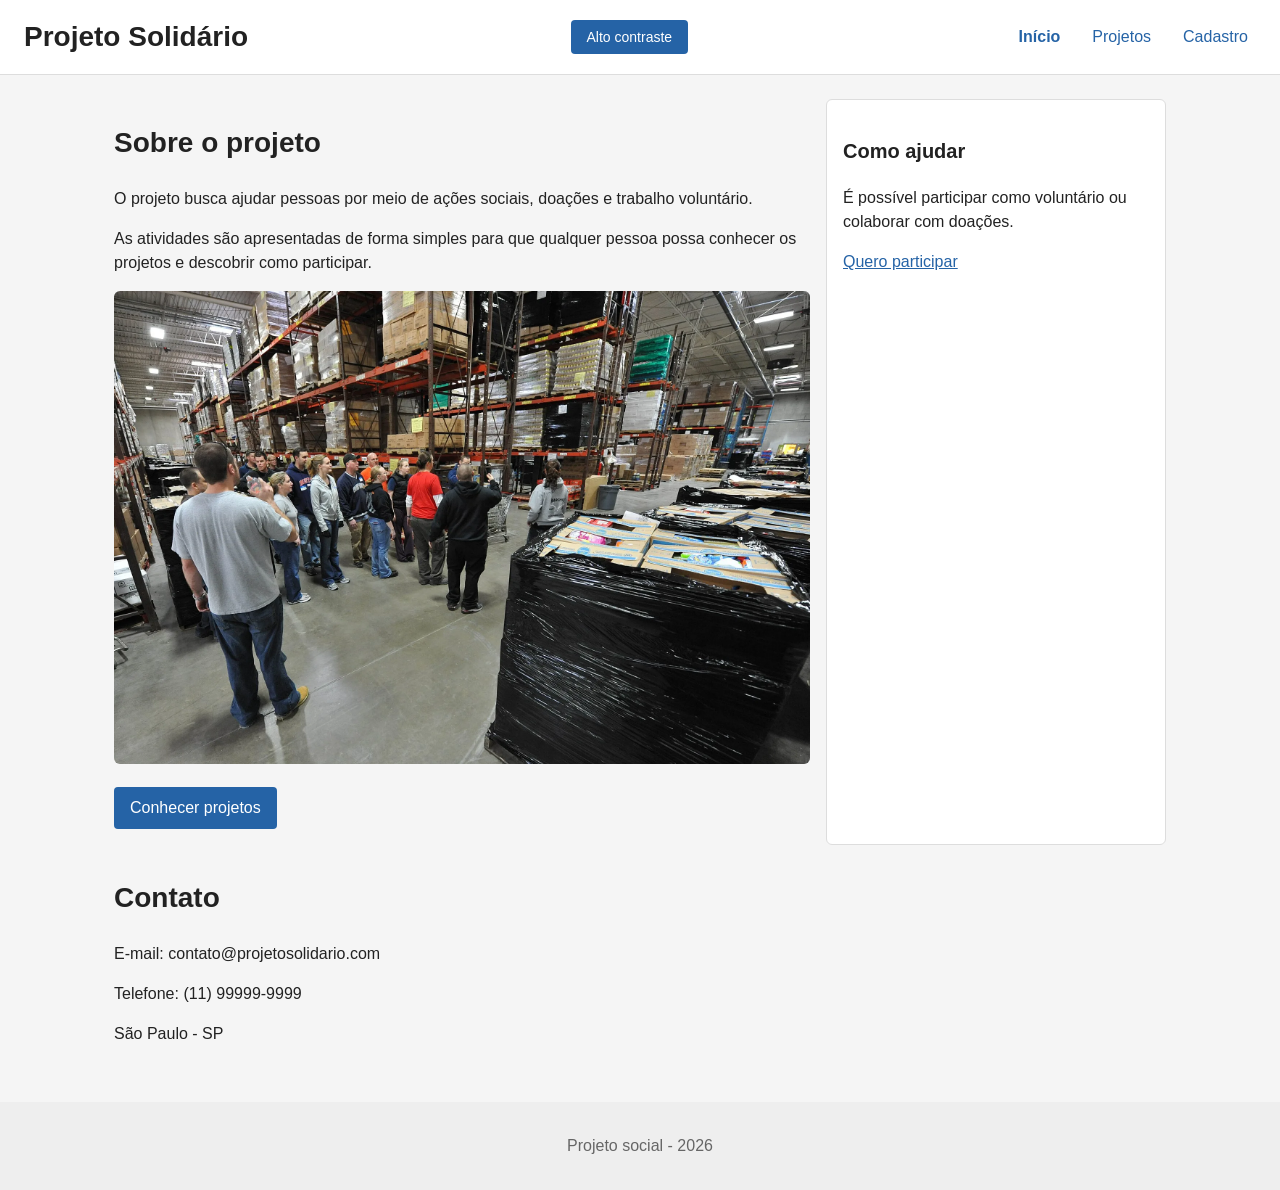
<file: index.html>
<!DOCTYPE html>
<html lang="pt-BR">
<head>
    <meta charset="UTF-8">
    <meta name="viewport" content="width=device-width, initial-scale=1.0">
    <meta name="description" content="Projeto Solidário com ações de doação e voluntariado.">
    <title>Projeto Solidário</title>
    <link rel="stylesheet" href="assets/css/style.css">
</head>
<body>
<a class="pular-conteudo" href="#conteudo">Pular para o conteúdo</a>
<header>
    <h1>Projeto Solidário</h1>
    <div class="acoes-topo">
        <button class="contraste-toggle" type="button" aria-pressed="false">Alto contraste</button>
        <button class="menu-toggle" type="button" aria-label="Abrir menu" aria-expanded="false" aria-controls="menu-principal">☰</button>
    </div>
    <nav class="menu-principal" id="menu-principal" aria-label="Navegação principal">
        <a href="index.html" aria-current="page">Início</a>
        <div class="submenu">
            <a href="projetos.html">Projetos</a>
            <div class="dropdown">
                <a href="projetos.html#alimentos">Doação de alimentos</a>
                <a href="projetos.html#voluntariado">Voluntariado</a>
            </div>
        </div>
        <a href="cadastro.html">Cadastro</a>
    </nav>
</header>
<main id="conteudo">
    <section class="grid" aria-labelledby="titulo-sobre">
        <div class="col-8">
            <h2 id="titulo-sobre">Sobre o projeto</h2>
            <p>O projeto busca ajudar pessoas por meio de ações sociais, doações e trabalho voluntário.</p>
            <p>As atividades são apresentadas de forma simples para que qualquer pessoa possa conhecer os projetos e descobrir como participar.</p>
            <picture>
                <source srcset="assets/img/voluntarios.webp" type="image/webp">
                <img src="assets/img/voluntarios.jpg" alt="Voluntários participando de uma ação social" width="900" height="600">
            </picture>
            <p><a class="botao" href="projetos.html">Conhecer projetos</a></p>
        </div>
        <aside class="col-4 card" aria-labelledby="titulo-ajudar">
            <h3 id="titulo-ajudar">Como ajudar</h3>
            <p>É possível participar como voluntário ou colaborar com doações.</p>
            <a href="cadastro.html">Quero participar</a>
        </aside>
    </section>
    <section aria-labelledby="titulo-contato">
        <h2 id="titulo-contato">Contato</h2>
        <p>E-mail: contato@projetosolidario.com</p>
        <p>Telefone: (11) 99999-9999</p>
        <p>São Paulo - SP</p>
    </section>
</main>
<footer><p>Projeto social - 2026</p></footer>
<script src="assets/js/script.js"></script>
</body>
</html>
</file>
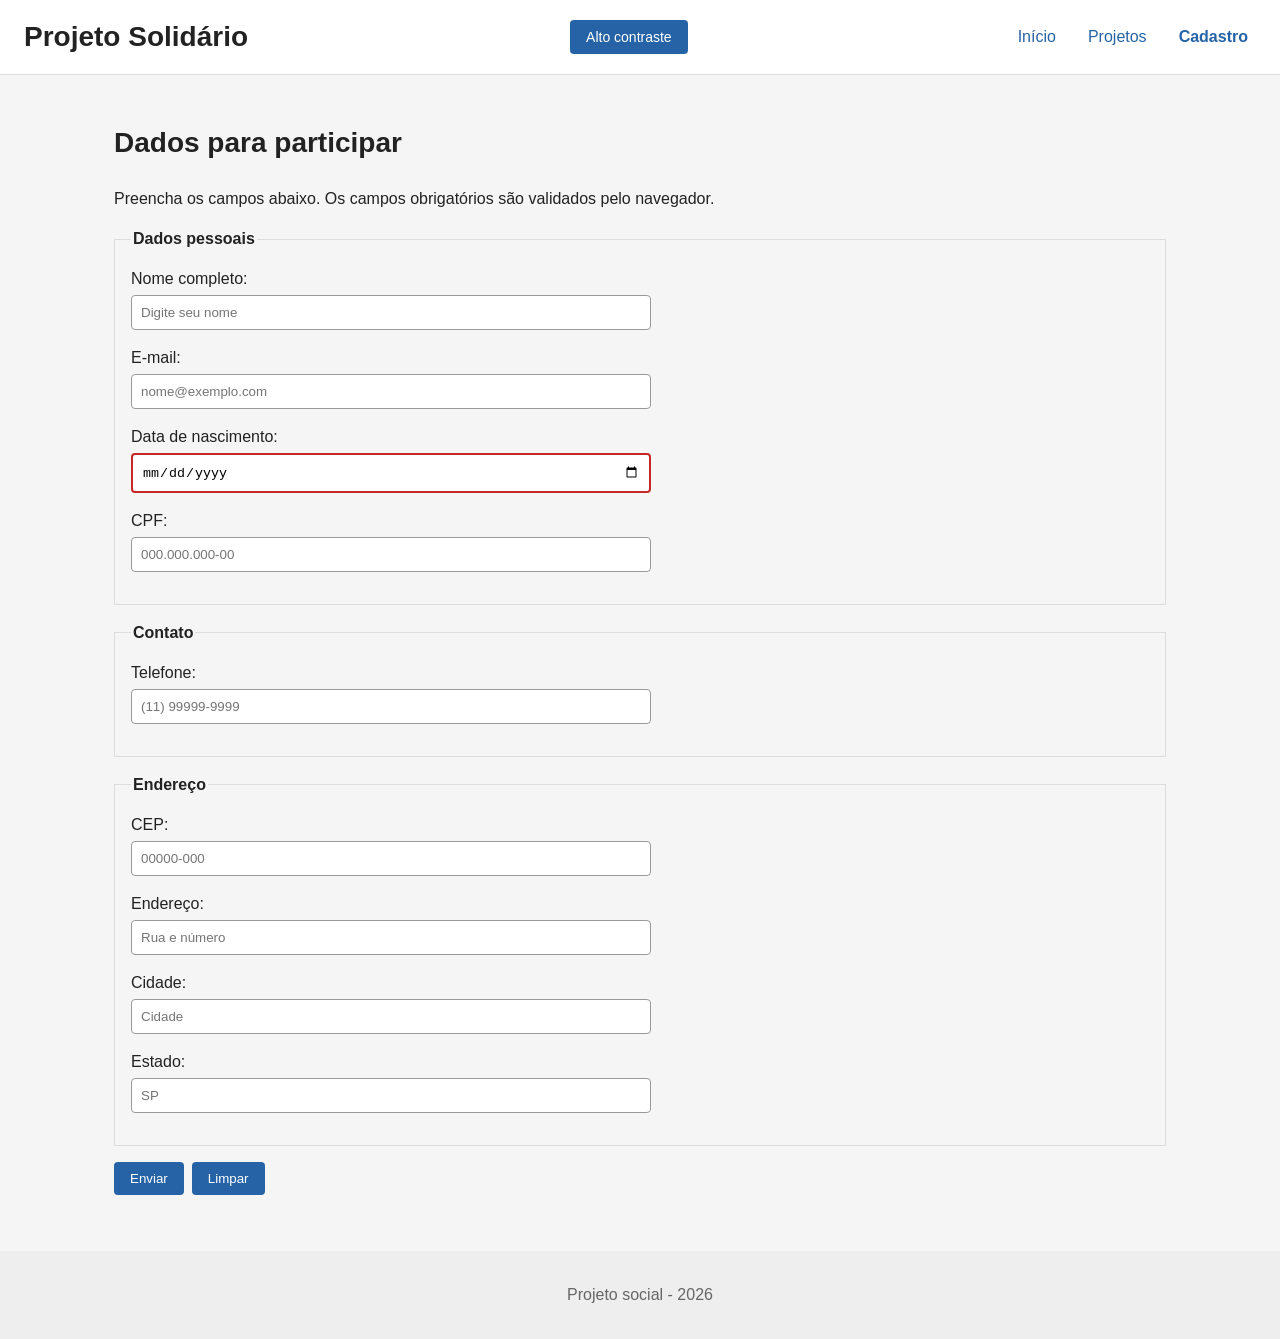
<file: cadastro.html>
<!DOCTYPE html>
<html lang="pt-BR">
<head>
    <meta charset="UTF-8">
    <meta name="viewport" content="width=device-width, initial-scale=1.0">
    <meta name="description" content="Formulário de participação no Projeto Solidário.">
    <title>Cadastro - Projeto Solidário</title>
    <link rel="stylesheet" href="assets/css/style.css">
</head>
<body>
<a class="pular-conteudo" href="#conteudo">Pular para o conteúdo</a>
<header>
    <h1>Projeto Solidário</h1>
    <div class="acoes-topo">
        <button class="contraste-toggle" type="button" aria-pressed="false">Alto contraste</button>
        <button class="menu-toggle" type="button" aria-label="Abrir menu" aria-expanded="false" aria-controls="menu-principal">☰</button>
    </div>
    <nav class="menu-principal" id="menu-principal" aria-label="Navegação principal">
        <a href="index.html">Início</a>
        <div class="submenu">
            <a href="projetos.html">Projetos</a>
            <div class="dropdown">
                <a href="projetos.html#alimentos">Doação de alimentos</a>
                <a href="projetos.html#voluntariado">Voluntariado</a>
            </div>
        </div>
        <a href="cadastro.html" aria-current="page">Cadastro</a>
    </nav>
</header>
<main id="conteudo">
<section>
    <h2>Dados para participar</h2>
    <p>Preencha os campos abaixo. Os campos obrigatórios são validados pelo navegador.</p>
    <div id="alerta-sucesso" class="alerta alerta-sucesso" role="status" tabindex="-1">
        <strong>Cadastro realizado com sucesso.</strong> Seus dados foram preenchidos corretamente para esta demonstração.
    </div>
    <form id="form-cadastro" action="#" method="post">
        <fieldset>
            <legend>Dados pessoais</legend>
            <div class="campo"><label for="nome">Nome completo:</label><input type="text" id="nome" name="nome" placeholder="Digite seu nome" required></div>
            <div class="campo"><label for="email">E-mail:</label><input type="email" id="email" name="email" placeholder="nome@exemplo.com" required></div>
            <div class="campo"><label for="nascimento">Data de nascimento:</label><input type="date" id="nascimento" name="nascimento" required></div>
            <div class="campo"><label for="cpf">CPF:</label><input type="text" id="cpf" name="cpf" inputmode="numeric" pattern="[0-9]{3}\.[0-9]{3}\.[0-9]{3}-[0-9]{2}" placeholder="000.000.000-00" required></div>
        </fieldset>
        <fieldset>
            <legend>Contato</legend>
            <div class="campo"><label for="telefone">Telefone:</label><input type="tel" id="telefone" name="telefone" inputmode="tel" pattern="\([0-9]{2}\) [0-9]{5}-[0-9]{4}" placeholder="(11) 99999-9999" required></div>
        </fieldset>
        <fieldset>
            <legend>Endereço</legend>
            <div class="campo"><label for="cep">CEP:</label><input type="text" id="cep" name="cep" inputmode="numeric" pattern="[0-9]{5}-[0-9]{3}" placeholder="00000-000" required></div>
            <div class="campo"><label for="endereco">Endereço:</label><input type="text" id="endereco" name="endereco" placeholder="Rua e número" required></div>
            <div class="campo"><label for="cidade">Cidade:</label><input type="text" id="cidade" name="cidade" placeholder="Cidade" required></div>
            <div class="campo"><label for="estado">Estado:</label><input type="text" id="estado" name="estado" maxlength="2" pattern="[A-Za-z]{2}" placeholder="SP" required></div>
        </fieldset>
        <div class="acoes-formulario">
            <button type="submit">Enviar</button>
            <button type="reset">Limpar</button>
        </div>
    </form>
</section>
</main>
<footer><p>Projeto social - 2026</p></footer>
<script src="assets/js/script.js"></script>
</body>
</html>
</file>
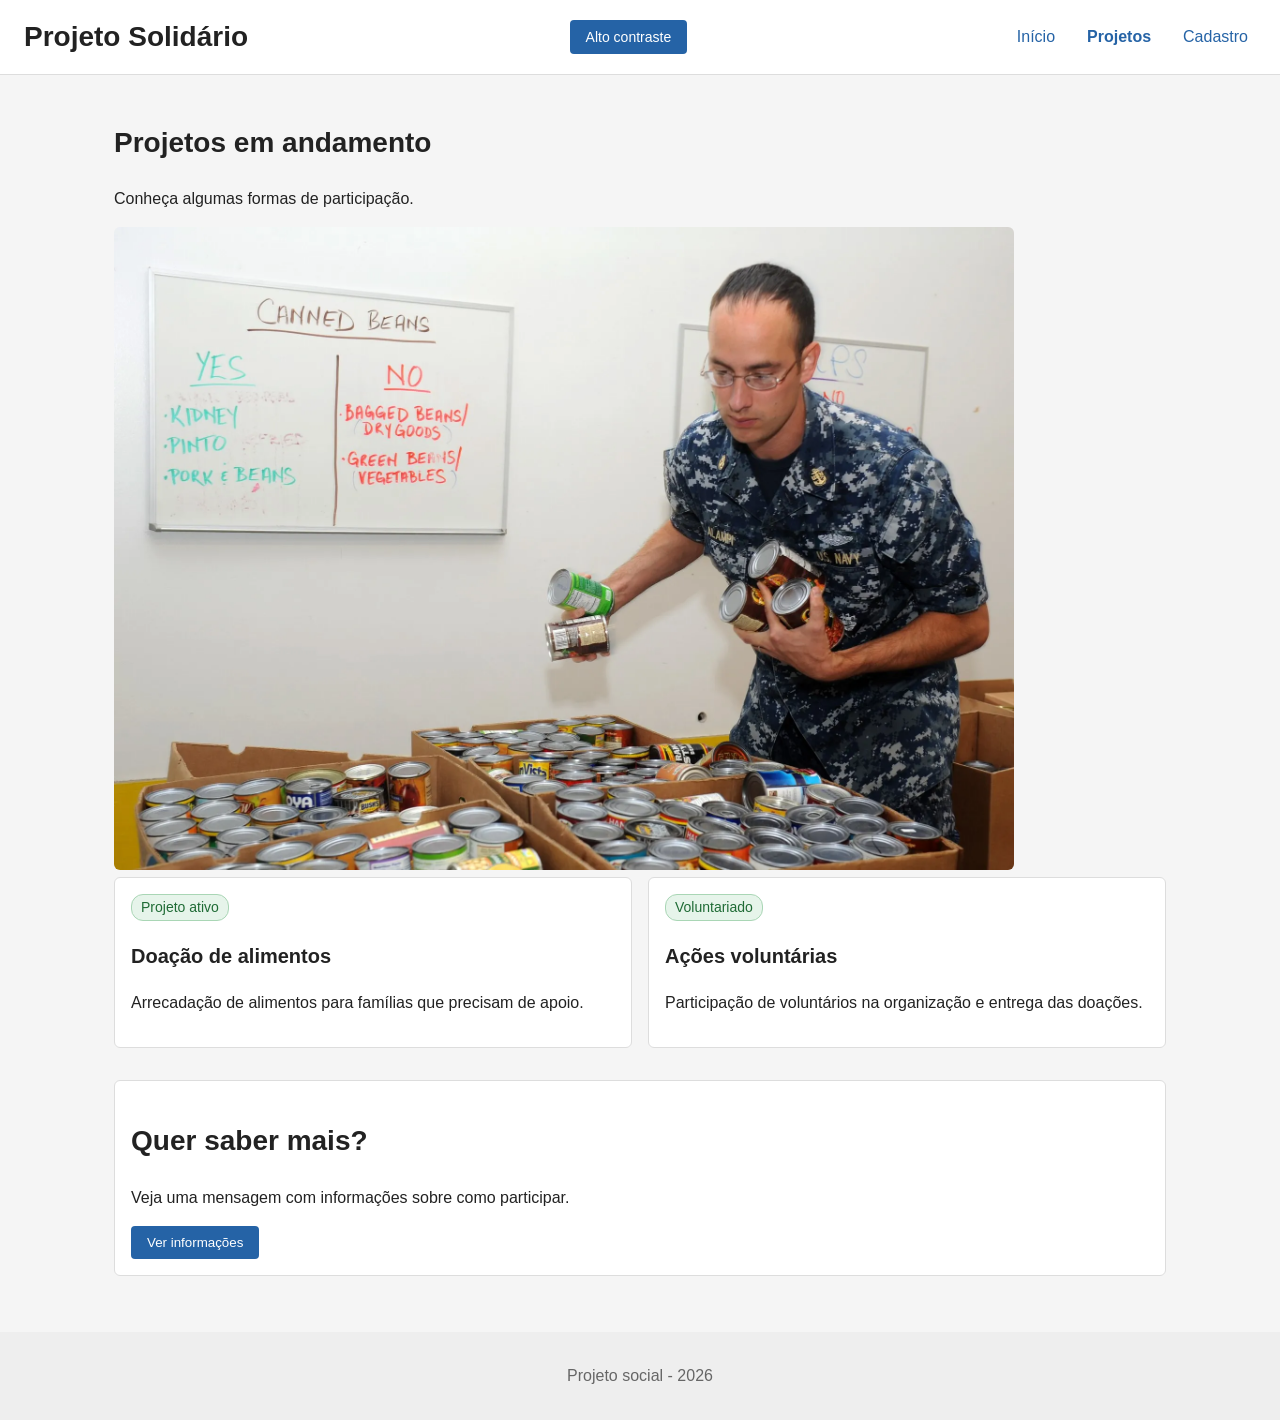
<file: projetos.html>
<!DOCTYPE html>
<html lang="pt-BR">
<head>
    <meta charset="UTF-8">
    <meta name="viewport" content="width=device-width, initial-scale=1.0">
    <meta name="description" content="Ações de doação e voluntariado do Projeto Solidário.">
    <title>Projetos - Projeto Solidário</title>
    <link rel="stylesheet" href="assets/css/style.css">
</head>
<body>
<a class="pular-conteudo" href="#conteudo">Pular para o conteúdo</a>
<header>
    <h1>Projeto Solidário</h1>
    <div class="acoes-topo">
        <button class="contraste-toggle" type="button" aria-pressed="false">Alto contraste</button>
        <button class="menu-toggle" type="button" aria-label="Abrir menu" aria-expanded="false" aria-controls="menu-principal">☰</button>
    </div>
    <nav class="menu-principal" id="menu-principal" aria-label="Navegação principal">
        <a href="index.html">Início</a>
        <div class="submenu">
            <a href="projetos.html" aria-current="page">Projetos</a>
            <div class="dropdown">
                <a href="#alimentos">Doação de alimentos</a>
                <a href="#voluntariado">Voluntariado</a>
            </div>
        </div>
        <a href="cadastro.html">Cadastro</a>
    </nav>
</header>
<main id="conteudo">
    <section aria-labelledby="titulo-projetos">
        <h2 id="titulo-projetos">Projetos em andamento</h2>
        <p>Conheça algumas formas de participação.</p>
        <picture>
            <source srcset="assets/img/doacao-alimentos.webp" type="image/webp">
            <img src="assets/img/doacao-alimentos.jpg" alt="Voluntários organizando alimentos para doação" width="900" height="600" loading="lazy">
        </picture>
        <div class="projetos">
            <article class="card" id="alimentos">
                <span class="badge">Projeto ativo</span>
                <h3>Doação de alimentos</h3>
                <p>Arrecadação de alimentos para famílias que precisam de apoio.</p>
            </article>
            <article class="card" id="voluntariado">
                <span class="badge">Voluntariado</span>
                <h3>Ações voluntárias</h3>
                <p>Participação de voluntários na organização e entrega das doações.</p>
            </article>
        </div>
    </section>
    <section class="card" aria-labelledby="titulo-participar">
        <h2 id="titulo-participar">Quer saber mais?</h2>
        <p>Veja uma mensagem com informações sobre como participar.</p>
        <button type="button" data-abrir-modal aria-haspopup="dialog">Ver informações</button>
    </section>
</main>
<div class="modal" id="modal-info" role="dialog" aria-modal="true" aria-labelledby="titulo-modal" aria-hidden="true">
    <div class="modal-conteudo">
        <div class="modal-topo">
            <h2 id="titulo-modal">Informações</h2>
            <button class="fechar-modal" type="button" data-fechar-modal aria-label="Fechar janela">×</button>
        </div>
        <p>Obrigado pelo interesse em participar. Você pode preencher o cadastro para informar seus dados de contato.</p>
        <a class="botao" href="cadastro.html">Ir para cadastro</a>
    </div>
</div>
<footer><p>Projeto social - 2026</p></footer>
<script src="assets/js/script.js"></script>
</body>
</html>
</file>
<file: assets/css/style.css>
:root {
    --cor-primaria: #2563a6;
    --cor-secundaria: #4f86c6;
    --cor-destaque: #e8a317;
    --cor-fundo: #f5f5f5;
    --cor-branca: #ffffff;
    --cor-texto: #222222;
    --cor-texto-claro: #666666;
    --cor-borda: #dddddd;
    --cor-sucesso: #2e7d32;
    --cor-erro: #c62828;

    --fonte-pequena: 14px;
    --fonte-normal: 16px;
    --fonte-media: 20px;
    --fonte-grande: 28px;
    --fonte-titulo: 36px;

    --espaco-1: 4px;
    --espaco-2: 8px;
    --espaco-3: 16px;
    --espaco-4: 24px;
    --espaco-5: 32px;
}

* { box-sizing: border-box; }
body { margin: 0; font-family: Arial, sans-serif; font-size: var(--fonte-normal); line-height: 1.5; color: var(--cor-texto); background: var(--cor-fundo); }
a { color: var(--cor-primaria); }
img { max-width: 100%; height: auto; border-radius: 6px; }

header { background: var(--cor-branca); border-bottom: 1px solid var(--cor-borda); padding: var(--espaco-3) var(--espaco-4); display: flex; justify-content: space-between; align-items: center; gap: var(--espaco-3); }
header h1 { margin: 0; font-size: var(--fonte-grande); }

.menu-toggle { display: none; background: var(--cor-primaria); color: var(--cor-branca); border: 0; padding: 8px 12px; font-size: 20px; cursor: pointer; }
.menu-principal { display: flex; align-items: center; gap: var(--espaco-3); }
.menu-principal a { text-decoration: none; padding: 6px 8px; transition: background-color .2s; }
.menu-principal a:hover, .menu-principal a:focus { background: #eaf2fb; }
.submenu { position: relative; }
.dropdown { display: none; position: absolute; top: 100%; left: 0; min-width: 150px; padding: var(--espaco-2); background: var(--cor-branca); border: 1px solid var(--cor-borda); z-index: 10; }
.submenu:hover .dropdown, .submenu:focus-within .dropdown { display: block; }
.dropdown a { display: block; }

main { max-width: 1000px; margin: 0 auto; padding: var(--espaco-4); }
section { margin-bottom: var(--espaco-5); }
h2 { font-size: var(--fonte-grande); }
h3 { font-size: var(--fonte-media); }
.texto-pequeno { font-size: var(--fonte-pequena); color: var(--cor-texto-claro); }

.grid { display: grid; grid-template-columns: repeat(12, 1fr); gap: var(--espaco-3); }
.col-12 { grid-column: span 12; }
.col-8 { grid-column: span 8; }
.col-6 { grid-column: span 6; }
.col-4 { grid-column: span 4; }

.card { background: var(--cor-branca); border: 1px solid var(--cor-borda); border-radius: 6px; padding: var(--espaco-3); }
.projetos { display: flex; gap: var(--espaco-3); flex-wrap: wrap; }
.projetos .card { flex: 1 1 260px; }
.badge { display: inline-block; background: #e6f4ea; color: #1f6b35; border: 1px solid #a9d6b5; border-radius: 12px; padding: 2px 9px; font-size: var(--fonte-pequena); }

button, .botao { display: inline-block; background: var(--cor-primaria); color: var(--cor-branca); border: none; border-radius: 4px; padding: 9px 16px; cursor: pointer; text-decoration: none; transition: background-color .2s, opacity .2s; }
button:hover, .botao:hover { background: var(--cor-secundaria); }
button:focus, .botao:focus { outline: 3px solid var(--cor-destaque); outline-offset: 2px; }
button:active, .botao:active { opacity: .8; }
button:disabled { opacity: .5; cursor: not-allowed; }

fieldset { margin: var(--espaco-3) 0; padding: var(--espaco-3); border: 1px solid var(--cor-borda); }
legend { font-weight: bold; }
.campo { margin-bottom: var(--espaco-3); }
label { display: block; margin-bottom: var(--espaco-1); }
input { width: 100%; max-width: 520px; padding: 9px; border: 1px solid #999; border-radius: 4px; }
input:focus { outline: 2px solid var(--cor-primaria); outline-offset: 1px; }
input:valid:not(:placeholder-shown) { border: 2px solid var(--cor-sucesso); }
input:invalid:not(:placeholder-shown) { border: 2px solid var(--cor-erro); }
.acoes-formulario { display: flex; gap: var(--espaco-2); align-items: center; }

.alerta { display: none; margin: var(--espaco-3) 0; padding: var(--espaco-3); border-radius: 4px; }
.alerta.visivel { display: block; }
.alerta-sucesso { background: #e6f4ea; border: 1px solid #a9d6b5; color: #1f6b35; }

.modal { display: none; position: fixed; inset: 0; background: rgba(0,0,0,.45); align-items: center; justify-content: center; padding: var(--espaco-3); z-index: 20; }
.modal.aberto { display: flex; }
.modal-conteudo { background: var(--cor-branca); width: 100%; max-width: 460px; padding: var(--espaco-4); border-radius: 6px; }
.modal-topo { display: flex; justify-content: space-between; align-items: center; gap: var(--espaco-3); }
.modal-topo h2 { margin: 0; font-size: var(--fonte-media); }
.fechar-modal { background: transparent; color: var(--cor-texto); font-size: 22px; padding: 4px 8px; }

footer { background: #eeeeee; padding: var(--espaco-3); text-align: center; color: var(--cor-texto-claro); }

/* 1 - telas pequenas */
@media (max-width: 480px) {
    header { padding: var(--espaco-2) var(--espaco-3); }
    header h1 { font-size: var(--fonte-media); }
    main { padding: var(--espaco-3); }
    .col-8, .col-6, .col-4 { grid-column: span 12; }
}

/* 2 - celulares maiores e tablets pequenos */
@media (min-width: 481px) and (max-width: 768px) {
    .col-8, .col-6, .col-4 { grid-column: span 12; }
}

/* menu mobile */
@media (max-width: 768px) {
    header { flex-wrap: wrap; }
    .menu-toggle { display: block; }
    .menu-principal { display: none; width: 100%; flex-direction: column; align-items: stretch; }
    .menu-principal.ativo { display: flex; }
    .dropdown { position: static; margin-top: 4px; }
}

/* 3 - tablets e telas médias */
@media (min-width: 769px) and (max-width: 1024px) {
    .col-4 { grid-column: span 6; }
}

/* 4 - computadores */
@media (min-width: 1025px) and (max-width: 1200px) {
    .grid { gap: 20px; }
}

/* 5 - telas grandes */
@media (min-width: 1201px) and (max-width: 1440px) {
    main { max-width: 1100px; }
}

@media (min-width: 1441px) {
    main { max-width: 1200px; }
}

/* acessibilidade */
.pular-conteudo { position: absolute; left: -9999px; top: 8px; z-index: 100; background: #000; color: #fff; padding: 10px 14px; }
.pular-conteudo:focus { left: 8px; }
.acoes-topo { display: flex; align-items: center; gap: var(--espaco-2); }
.contraste-toggle { font-size: var(--fonte-pequena); }
[aria-current="page"] { font-weight: bold; text-decoration: underline; }

body.alto-contraste { --cor-primaria: #ffff00; --cor-secundaria: #ffffff; --cor-destaque: #00ffff; --cor-fundo: #000000; --cor-branca: #000000; --cor-texto: #ffffff; --cor-texto-claro: #ffffff; --cor-borda: #ffffff; }
body.alto-contraste a { color: #ffff00; }
body.alto-contraste button, body.alto-contraste .botao { background: #ffff00; color: #000000; border: 2px solid #ffffff; }
body.alto-contraste .badge, body.alto-contraste .alerta-sucesso { background: #000000; color: #ffffff; border-color: #ffff00; }
body.alto-contraste footer { background: #000000; border-top: 1px solid #ffffff; }
body.alto-contraste .menu-principal a:hover, body.alto-contraste .menu-principal a:focus { background: #333333; }

@media (max-width: 768px) {
    .acoes-topo { margin-left: auto; }
    .contraste-toggle { padding: 7px 9px; }
}

/* Melhora a navegação usando teclado */
a:focus-visible,
button:focus-visible,
input:focus-visible,
select:focus-visible,
textarea:focus-visible {
    outline: 3px solid #e8a317;
    outline-offset: 3px;
}
</file>
